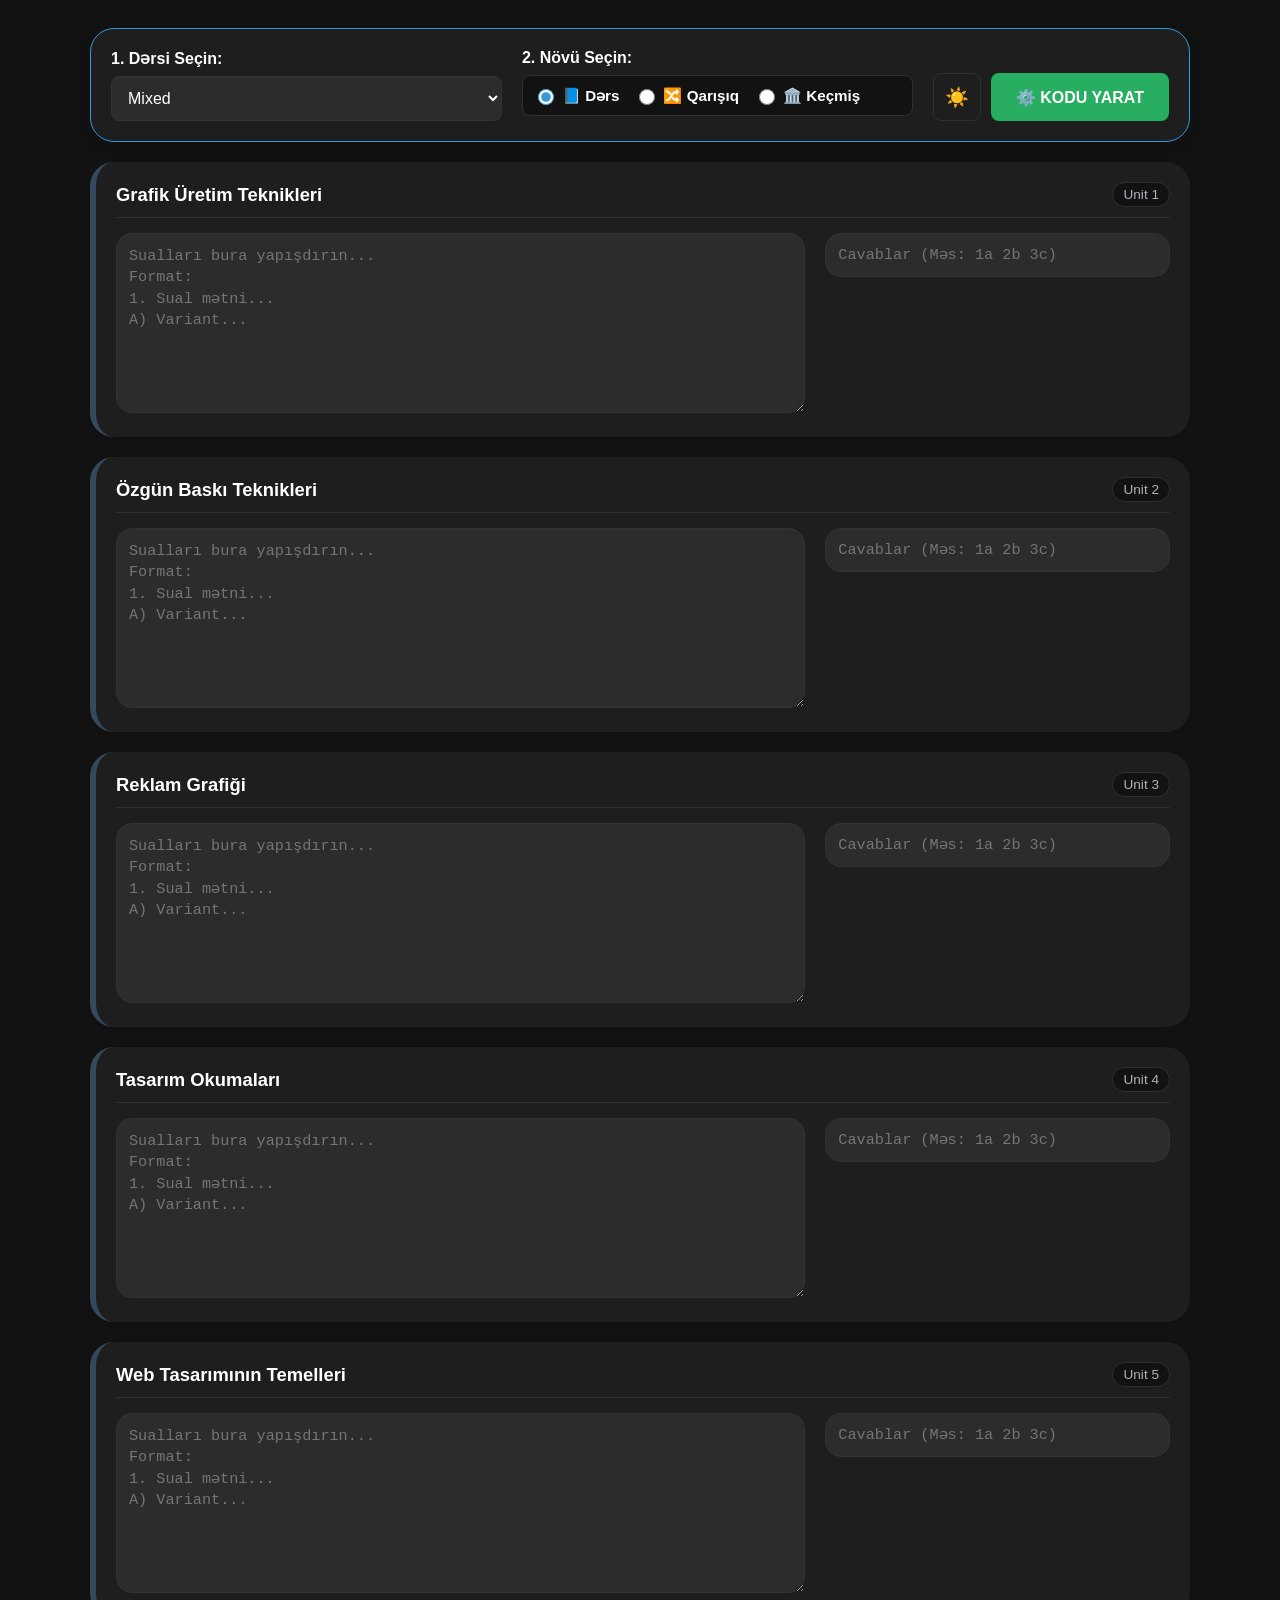
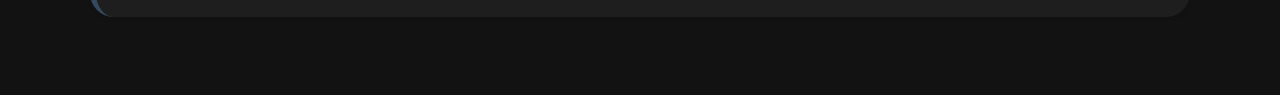
<file: generator.html>
<!DOCTYPE html>
<html lang="az">

<head>
    <meta charset="UTF-8">
    <title>Toplu Sual Generatoru v10.0 (Smart Parse)</title>
    <style>
        body {
            font-family: 'Segoe UI', Tahoma, Geneva, Verdana, sans-serif;
            padding: 20px;
            background: var(--bg-color);
            color: var(--text-primary);
            transition: background 0.3s, color 0.3s;
        }

        :root {
            --bg-color: #121212;
            --card-bg: #1E1E1E;
            --header-bg: #1E1E1E;
            --text-primary: #FFFFFF;
            --text-secondary: #B0B3B8;
            --border-color: #2F2F2F;
            --input-bg: #2C2C2C;
            --input-border: #333;
            --accent-color: #3498db;
            --success-color: #27ae60;
            --unit-border: #34495e;
            --exam-border: #8e44ad;
            --mixed-border: #d35400;
        }

        [data-theme="light"] {
            --bg-color: #eaeff2;
            --card-bg: #FFFFFF;
            --header-bg: #FFFFFF;
            --text-primary: #2c3e50;
            --text-secondary: #7f8c8d;
            --border-color: #e0e0e0;
            --input-bg: #FFFFFF;
            --input-border: #bdc3c7;
            --accent-color: #3498db;
            --success-color: #27ae60;
            --unit-border: #bdc3c7;
            --exam-border: #9b59b6;
            --mixed-border: #e67e22;
        }

        .container {
            max-width: 1100px;
            margin: 0 auto;
        }

        .header-box {
            background: var(--header-bg);
            padding: 20px;
            border-radius: 24px;
            box-shadow: 0 4px 15px rgba(0, 0, 0, 0.1);
            margin-bottom: 20px;
            position: sticky;
            top: 0;
            z-index: 100;
            border: 0.5px solid var(--accent-color);
        }

        .controls-row {
            display: flex;
            gap: 20px;
            align-items: flex-end;
            justify-content: space-between;
        }

        .left-controls {
            display: flex;
            gap: 20px;
            flex: 1;
        }

        .control-group {
            flex: 1;
        }

        label {
            font-weight: bold;
            color: var(--text-primary);
            display: block;
            margin-bottom: 8px;
        }

        select {
            width: 100%;
            padding: 12px;
            border-radius: 8px;
            font-size: 16px;
            background: var(--input-bg);
            color: var(--text-primary);
            border: 1px solid var(--input-border);
        }

        .radio-group {
            display: flex;
            gap: 15px;
            background: var(--bg-color);
            padding: 10px;
            border-radius: 8px;
            border: 1px solid var(--border-color);
        }

        .radio-group label {
            cursor: pointer;
            display: flex;
            align-items: center;
            gap: 5px;
            margin: 0;
            font-size: 0.95rem;
        }

        input[type="radio"] {
            width: 16px;
            height: 16px;
            accent-color: var(--accent-color);
        }

        .generate-btn {
            background: var(--success-color);
            color: white;
            border: none;
            padding: 12px 25px;
            border-radius: 8px;
            font-size: 16px;
            font-weight: bold;
            cursor: pointer;
            height: 48px;
        }

        .add-block-btn {
            background: var(--mixed-border);
            color: white;
            border: none;
            padding: 10px 20px;
            border-radius: 8px;
            font-weight: bold;
            cursor: pointer;
            margin-bottom: 20px;
            display: none;
        }

        .theme-btn {
            background: transparent;
            border: 1px solid var(--border-color);
            color: var(--text-primary);
            padding: 10px;
            border-radius: 8px;
            cursor: pointer;
            font-size: 1.2rem;
            height: 48px;
            width: 48px;
            display: flex;
            align-items: center;
            justify-content: center;
        }

        .units-wrapper {
            display: flex;
            flex-direction: column;
            gap: 20px;
            padding-bottom: 50px;
        }

        .unit-card {
            background: var(--card-bg);
            padding: 20px;
            border-radius: 24px;
            box-shadow: 0 2px 5px rgba(0, 0, 0, 0.05);
            border-left: 6px solid var(--unit-border);
            transition: 0.3s;
        }

        .unit-card.exam-card {
            border-left-color: var(--exam-border);
        }

        .unit-card.mixed-card {
            border-left-color: var(--mixed-border);
        }

        .unit-header {
            display: flex;
            justify-content: space-between;
            align-items: center;
            margin-bottom: 15px;
            border-bottom: 1px solid var(--border-color);
            padding-bottom: 10px;
        }

        .unit-title {
            font-size: 1.15rem;
            font-weight: bold;
            color: var(--text-primary);
            display: flex;
            align-items: center;
            gap: 10px;
            width: 100%;
        }

        .unit-badge {
            background: var(--bg-color);
            padding: 4px 10px;
            border-radius: 20px;
            font-size: 0.85rem;
            color: var(--text-secondary);
            border: 1px solid var(--border-color);
            white-space: nowrap;
        }

        .custom-title-input {
            width: 60%;
            padding: 8px;
            font-size: 1rem;
            font-weight: bold;
            border: 1px solid var(--accent-color);
            background: var(--bg-color);
            color: var(--text-primary);
            border-radius: 6px;
        }

        .row {
            display: flex;
            gap: 20px;
        }

        .col-8 {
            flex: 8;
        }

        .col-4 {
            flex: 4;
        }

        textarea,
        input[type="text"]:not(.custom-title-input) {
            width: 100%;
            border: 1px solid var(--input-border);
            border-radius: 16px;
            padding: 12px;
            font-family: 'Consolas', 'Courier New', monospace;
            font-size: 0.95rem;
            box-sizing: border-box;
            background: var(--input-bg);
            color: var(--text-primary);
        }

        textarea {
            height: 180px;
            resize: vertical;
            line-height: 1.4;
        }

        .helper-text {
            font-size: 0.8rem;
            color: var(--text-secondary);
            margin-top: 5px;
            display: block;
        }

        .modal {
            display: none;
            position: fixed;
            top: 0;
            left: 0;
            width: 100%;
            height: 100%;
            background: rgba(0, 0, 0, 0.6);
            z-index: 200;
            justify-content: center;
            align-items: center;
            backdrop-filter: blur(2px);
        }

        .modal-content {
            background: var(--card-bg);
            width: 85%;
            height: 85%;
            padding: 25px;
            border-radius: 12px;
            display: flex;
            flex-direction: column;
            box-shadow: 0 10px 30px rgba(0, 0, 0, 0.3);
        }

        .modal-header {
            display: flex;
            justify-content: space-between;
            align-items: center;
            margin-bottom: 15px;
        }

        #finalCode {
            flex: 1;
            background: #2c3e50;
            color: #ecf0f1;
            font-family: monospace;
            padding: 20px;
            border-radius: 8px;
            border: none;
            resize: none;
            font-size: 0.9rem;
        }

        .copy-btn {
            background: var(--accent-color);
            color: white;
            border: none;
            padding: 10px 25px;
            border-radius: 6px;
            cursor: pointer;
            font-size: 1rem;
            font-weight: bold;
        }

        .close-btn {
            background: transparent;
            color: #e74c3c;
            border: 2px solid #e74c3c;
            padding: 8px 20px;
            border-radius: 6px;
            cursor: pointer;
            font-weight: bold;
            margin-left: 10px;
        }

        @media (max-width: 768px) {
            .controls-row {
                flex-direction: column;
                gap: 15px;
            }

            .left-controls {
                flex-direction: column;
                gap: 15px;
            }

            .row {
                flex-direction: column;
            }

            .theme-btn {
                position: absolute;
                top: 20px;
                right: 20px;
            }

            .custom-title-input {
                width: 100%;
            }
        }
    </style>
</head>

<body data-theme="dark">

    <div class="container">
        <div class="header-box">
            <div class="controls-row">
                <div class="left-controls">
                    <div class="control-group">
                        <label>1. Dərsi Seçin:</label>
                        <select id="courseSelect" onchange="renderContent()"></select>
                    </div>
                    <div class="control-group">
                        <label>2. Növü Seçin:</label>
                        <div class="radio-group">
                            <label><input type="radio" name="mode" value="units" checked onchange="renderContent()"> 📘
                                Dərs</label>
                            <label><input type="radio" name="mode" value="mixed" onchange="renderContent()"> 🔀
                                Qarışıq</label>
                            <label><input type="radio" name="mode" value="exams" onchange="renderContent()"> 🏛️
                                Keçmiş</label>
                        </div>
                    </div>
                </div>
                <div style="display: flex; gap: 10px; align-items: flex-end;">
                    <button class="theme-btn" onclick="toggleTheme()" title="Rejimi Dəyiş"><span
                            id="theme-icon">☀️</span></button>
                    <button class="generate-btn" onclick="generateAll()">⚙️ KODU YARAT</button>
                </div>
            </div>
        </div>

        <button id="addMixedBtn" class="add-block-btn" onclick="addMixedBlock()">➕ Yeni Blok Əlavə Et</button>
        <div id="contentContainer" class="units-wrapper"></div>
    </div>

    <div id="outputModal" class="modal">
        <div class="modal-content">
            <div class="modal-header">
                <h3 style="margin:0; color:var(--text-primary);">🎉 Hazır Kod</h3>
                <div>
                    <span id="copyMsg"
                        style="color:var(--success-color); font-weight:bold; margin-right:15px; display:none;">✔
                        Kopyalandı!</span>
                    <button class="copy-btn" onclick="copyResult()">📋 Kopyala</button>
                    <button class="close-btn"
                        onclick="document.getElementById('outputModal').style.display='none'">Bağla</button>
                </div>
            </div>
            <textarea id="finalCode" readonly></textarea>
        </div>
    </div>

    <script src="config.js"></script>
    <script>
        function toggleTheme() {
            const body = document.body;
            const icon = document.getElementById('theme-icon');
            const next = body.getAttribute('data-theme') === 'dark' ? 'light' : 'dark';
            body.setAttribute('data-theme', next);
            icon.textContent = next === 'dark' ? '☀️' : '🌙';
            localStorage.setItem('theme', next);
        }

        function initTheme() {
            const saved = localStorage.getItem('theme') || 'dark';
            document.body.setAttribute('data-theme', saved);
            const icon = document.getElementById('theme-icon');
            if (icon) icon.textContent = saved === 'dark' ? '☀️' : '🌙';
        }

        window.onload = function () {
            initTheme();
            const sel = document.getElementById('courseSelect');
            Object.keys(CONFIG).forEach(c => {
                let opt = document.createElement('option');
                opt.value = c;
                opt.textContent = c;
                sel.appendChild(opt);
            });
            renderContent();
        };

        function renderContent() {
            const course = document.getElementById('courseSelect').value;
            const mode = document.querySelector('input[name="mode"]:checked').value;
            const container = document.getElementById('contentContainer');
            const addBtn = document.getElementById('addMixedBtn');

            container.innerHTML = "";

            if (mode === 'mixed') {
                addBtn.style.display = 'block';
                addMixedBlock();
                return;
            } else {
                addBtn.style.display = 'none';
            }

            const dataList = CONFIG[course][mode];
            if (!dataList || dataList.length === 0) {
                container.innerHTML = "<div style='text-align:center; color:var(--text-secondary); padding:20px;'>Bu seçim üçün məlumat tapılmadı.</div>";
                return;
            }

            dataList.forEach((itemTitle, idx) => {
                let badgeText = mode === 'units' ? `Unit ${idx + 1}` : `İmtahan`;
                let cardClass = mode === 'units' ? "unit-card" : "unit-card exam-card";
                let badgeClass = mode === 'units' ? "unit-badge" : "unit-badge exam-badge";

                const html = `
            <div class="${cardClass}" data-type="${mode}" data-val="${mode === 'units' ? idx + 1 : itemTitle}">
                <div class="unit-header">
                    <div class="unit-title">${itemTitle}</div>
                    <div class="${badgeClass}">${badgeText}</div>
                </div>
                <div class="row">
                    <div class="col-8"> 
                        <textarea placeholder="Sualları bura yapışdırın...\nFormat:\n1. Sual mətni...\nA) Variant..."></textarea>
                    </div>
                    <div class="col-4">
                        <input type="text" class="answer-key-input" placeholder="Cavablar (Məs: 1a 2b 3c)">
                    </div>
                </div>
            </div>`;
                container.insertAdjacentHTML('beforeend', html);
            });
        }

        function addMixedBlock() {
            const container = document.getElementById('contentContainer');
            const html = `
        <div class="unit-card mixed-card" data-type="mixed">
            <div class="unit-header">
                <div class="unit-title">
                    <input type="text" class="custom-title-input" placeholder="Testin Adı (Məs: 1-20)">
                </div>
                <div class="unit-badge" style="background:#fbe6d4; color:#d35400;">Qarışıq</div>
            </div>
            <div class="row">
                <div class="col-8">
                    <textarea placeholder="Sualları bura yapışdırın...\nFormat:\n1. Sual mətni...\nA) Variant..."></textarea>
                </div>
                <div class="col-4">
                    <input type="text" class="answer-key-input" placeholder="Cavablar (Məs: 1a 2b 3c)">
                </div>
            </div>
        </div>`;
            container.insertAdjacentHTML('beforeend', html);
        }

        function generateAll() {
            const course = document.getElementById('courseSelect').value;
            const blocks = document.querySelectorAll('.unit-card');
            let fullCode = "";
            let totalCount = 0;
            let errorMsg = "";

            blocks.forEach((block, idx) => {
                const type = block.getAttribute('data-type');
                let val = block.getAttribute('data-val');

                if (type === 'mixed') {
                    const titleInput = block.querySelector('.custom-title-input');
                    val = titleInput ? titleInput.value.trim() : "";
                    if (!val) val = `Qarışıq Test ${idx + 1}`;
                }

                const textArea = block.querySelector('textarea');
                const keyInput = block.querySelector('.answer-key-input');

                const text = textArea.value.trim();
                const keys = keyInput.value.trim();

                if (text && keys) {
                    const parsedCode = parseText(course, type, val, text, keys);
                    if (parsedCode) {
                        let header = type === 'units' ? `Unit ${val}` : (type === 'mixed' ? `Qarışıq: ${val}` : `İmtahan: ${val}`);
                        fullCode += `\n    // --- ${course} | ${header} ---\n` + parsedCode;
                        totalCount++;
                    } else {
                        errorMsg = `Xəta: ${idx + 1}-ci blokda suallar düzgün formatda deyil.`;
                    }
                }
            });

            if (errorMsg && totalCount === 0) {
                alert(errorMsg);
                return;
            }

            if (totalCount === 0) {
                alert("Heç bir xana doldurulmayıb!");
                return;
            }

            document.getElementById('finalCode').value = fullCode;
            document.getElementById('outputModal').style.display = 'flex';
            document.getElementById('copyMsg').style.display = 'none';
        }

        function parseText(c, type, val, txt, keys) {
            const ansMap = {};
            // Təmizləmə: Nöqtələri, tireləri sil, yalnız rəqəm+hərf saxla
            keys.toLowerCase().replace(/[\.,\-\)]/g, ' ').split(/\s+/).forEach(k => {
                const m = k.match(/(\d+)([a-e])/);
                if (m) ansMap[m[1]] = m[2].charCodeAt(0) - 97;
            });

            // Yeni Sətirlərə görə böl
            const lines = txt.split('\n');
            let res = "";
            let curr = null;

            lines.forEach(line => {
                line = line.trim();
                if (!line) return;

                // SMART PARSE REGEX
                // 1. | 1) | 1- | 1. Sual
                const qMatch = line.match(/^(\d+)[\.\)\-\s]\s*(.+)/);

                // A) | A. | A- | a)
                const optMatch = line.match(/^([a-eA-E])[\.\)\-\s]\s*(.+)/);

                if (qMatch) {
                    if (curr) res += fmt(curr, c, type, val, ansMap);
                    curr = { n: qMatch[1], q: qMatch[2], o: [] };
                } else if (optMatch && curr) {
                    curr.o.push(optMatch[2]);
                } else if (curr) {
                    // Əgər variant deyilsə və sual başlayıbsa, deməli bu sualın davamıdır (multiline sual)
                    // Yaxud variantın davamıdır
                    if (curr.o.length === 0) {
                        curr.q += " " + line;
                    } else {
                        // Sonuncu variantın davamı
                        curr.o[curr.o.length - 1] += " " + line;
                    }
                }
            });

            if (curr) res += fmt(curr, c, type, val, ansMap);
            return res;
        }

        function fmt(obj, c, type, val, map) {
            let a = map[obj.n] !== undefined ? map[obj.n] : -1; // -1 if no key found
            let qSafe = obj.q.replace(/"/g, '\\"').trim();
            let oSafe = obj.o.map(x => `"${x.replace(/"/g, '\\"').trim()}"`).join(',');

            // JSON formatının düzgün olması üçün
            let entry = `{ c: "${c}", `;

            if (type === 'units') entry += `u: ${val}, `;
            else if (type === 'mixed') entry += `m: "${val}", `;
            else entry += `e: "${val}", `;

            entry += `q: "${qSafe}", o: [${oSafe}], a: ${a} },\n`;
            return "    " + entry;
        }

        function copyResult() {
            document.getElementById("finalCode").select();
            document.execCommand("copy");
            document.getElementById("copyMsg").style.display = "inline";
        }
    </script>

</body>

</html>
</file>
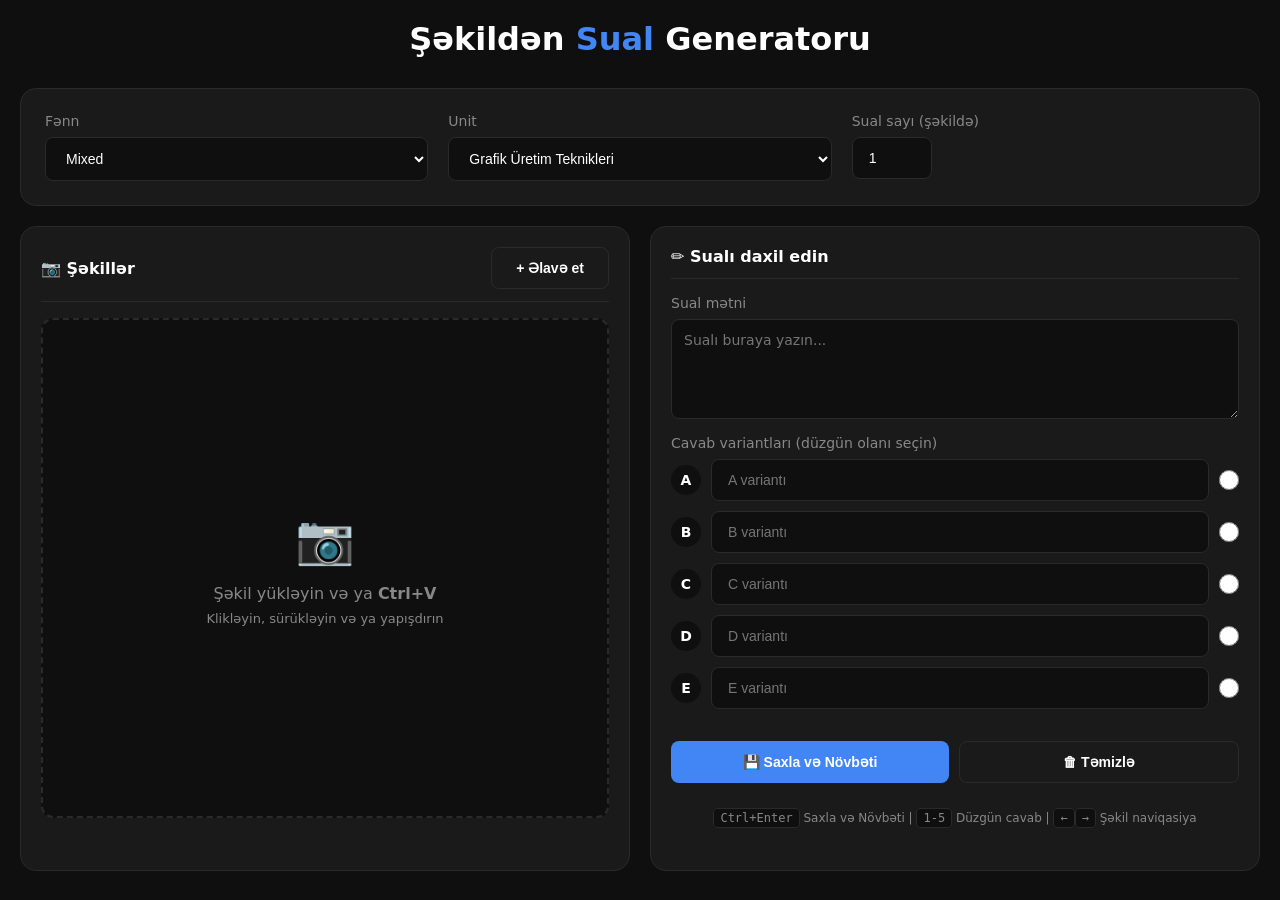
<file: image-to-quiz.html>
<!DOCTYPE html>
<html lang="az">

<head>
    <meta charset="UTF-8">
    <meta name="viewport" content="width=device-width, initial-scale=1.0">
    <title>Şəkildən Sual Generatoru - Manual</title>
    <style>
        * {
            margin: 0;
            padding: 0;
            box-sizing: border-box;
        }

        :root {
            --bg-color: #0f0f0f;
            --card-bg: #1a1a1a;
            --border-color: #2a2a2a;
            --text-primary: #ffffff;
            --text-secondary: #888;
            --accent: #4285f4;
            --accent-hover: #5a95f5;
            --success: #34a853;
            --warning: #fbbc04;
            --error: #ea4335;
        }

        body {
            font-family: 'Segoe UI', system-ui, sans-serif;
            background: var(--bg-color);
            color: var(--text-primary);
            min-height: 100vh;
            padding: 20px;
        }

        .container {
            max-width: 1400px;
            margin: 0 auto;
        }

        h1 {
            text-align: center;
            margin-bottom: 30px;
            font-weight: 600;
        }

        h1 span {
            color: var(--accent);
        }

        .settings-card {
            background: var(--card-bg);
            border: 1px solid var(--border-color);
            border-radius: 16px;
            padding: 24px;
            margin-bottom: 20px;
        }

        .settings-grid {
            display: grid;
            grid-template-columns: repeat(auto-fit, minmax(200px, 1fr));
            gap: 20px;
        }

        .form-group {
            display: flex;
            flex-direction: column;
            gap: 8px;
        }

        .form-group label {
            font-size: 14px;
            color: var(--text-secondary);
            font-weight: 500;
        }

        select, input[type="text"] {
            background: var(--bg-color);
            border: 1px solid var(--border-color);
            border-radius: 8px;
            padding: 12px 16px;
            color: var(--text-primary);
            font-size: 14px;
            outline: none;
            transition: border-color 0.2s;
        }

        select:focus, input:focus {
            border-color: var(--accent);
        }

        .main-layout {
            display: grid;
            grid-template-columns: 1fr 1fr;
            gap: 20px;
        }

        .panel {
            background: var(--card-bg);
            border: 1px solid var(--border-color);
            border-radius: 16px;
            padding: 20px;
            display: flex;
            flex-direction: column;
        }

        .panel-header {
            display: flex;
            justify-content: space-between;
            align-items: center;
            margin-bottom: 16px;
            padding-bottom: 12px;
            border-bottom: 1px solid var(--border-color);
        }

        .panel-title {
            font-size: 16px;
            font-weight: 600;
        }

        .image-viewer {
            flex: 1;
            display: flex;
            align-items: center;
            justify-content: center;
            background: var(--bg-color);
            border-radius: 12px;
            min-height: 500px;
            overflow: hidden;
            position: relative;
        }

        .image-viewer img {
            max-width: 100%;
            max-height: 100%;
            object-fit: contain;
        }

        .image-viewer.empty {
            border: 2px dashed var(--border-color);
            cursor: pointer;
        }

        .image-viewer.empty:hover {
            border-color: var(--accent);
        }

        .upload-prompt {
            text-align: center;
            color: var(--text-secondary);
        }

        .upload-prompt .icon {
            font-size: 48px;
            margin-bottom: 16px;
        }

        .image-nav {
            display: flex;
            justify-content: center;
            align-items: center;
            gap: 16px;
            margin-top: 16px;
        }

        .nav-btn {
            background: var(--bg-color);
            border: 1px solid var(--border-color);
            color: var(--text-primary);
            padding: 10px 20px;
            border-radius: 8px;
            cursor: pointer;
            font-size: 14px;
            transition: all 0.2s;
        }

        .nav-btn:hover:not(:disabled) {
            background: var(--border-color);
        }

        .nav-btn:disabled {
            opacity: 0.3;
            cursor: not-allowed;
        }

        .image-counter {
            font-size: 14px;
            color: var(--text-secondary);
        }

        .image-counter span {
            color: var(--accent);
            font-weight: 600;
        }

        .thumbnails {
            display: flex;
            gap: 8px;
            margin-top: 16px;
            overflow-x: auto;
            padding: 8px 0;
        }

        .thumbnail {
            width: 60px;
            height: 45px;
            border-radius: 6px;
            overflow: hidden;
            cursor: pointer;
            border: 2px solid transparent;
            flex-shrink: 0;
            opacity: 0.6;
            transition: all 0.2s;
        }

        .thumbnail:hover {
            opacity: 1;
        }

        .thumbnail.active {
            border-color: var(--accent);
            opacity: 1;
        }

        .thumbnail.done {
            border-color: var(--success);
        }

        .thumbnail img {
            width: 100%;
            height: 100%;
            object-fit: cover;
        }

        .question-form {
            display: flex;
            flex-direction: column;
            gap: 16px;
        }

        .question-form textarea {
            background: var(--bg-color);
            border: 1px solid var(--border-color);
            border-radius: 8px;
            padding: 12px;
            color: var(--text-primary);
            font-size: 14px;
            resize: vertical;
            min-height: 100px;
            font-family: inherit;
            outline: none;
        }

        .question-form textarea:focus {
            border-color: var(--accent);
        }

        .options-grid {
            display: flex;
            flex-direction: column;
            gap: 10px;
        }

        .option-row {
            display: flex;
            align-items: center;
            gap: 10px;
        }

        .option-label {
            width: 30px;
            height: 30px;
            background: var(--bg-color);
            border-radius: 50%;
            display: flex;
            align-items: center;
            justify-content: center;
            font-weight: 600;
            font-size: 14px;
            flex-shrink: 0;
        }

        .option-row input[type="text"] {
            flex: 1;
        }

        .option-row input[type="radio"] {
            width: 20px;
            height: 20px;
            accent-color: var(--success);
        }

        .btn {
            padding: 12px 24px;
            border-radius: 8px;
            font-size: 14px;
            font-weight: 600;
            cursor: pointer;
            border: none;
            transition: all 0.2s;
            display: flex;
            align-items: center;
            justify-content: center;
            gap: 8px;
        }

        .btn-primary {
            background: var(--accent);
            color: white;
        }

        .btn-primary:hover {
            background: var(--accent-hover);
        }

        .btn-success {
            background: var(--success);
            color: white;
        }

        .btn-secondary {
            background: transparent;
            color: var(--text-primary);
            border: 1px solid var(--border-color);
        }

        .btn-secondary:hover {
            background: var(--border-color);
        }

        .actions-row {
            display: flex;
            gap: 10px;
            margin-top: 16px;
        }

        .actions-row .btn {
            flex: 1;
        }

        .results-section {
            margin-top: 20px;
            background: var(--card-bg);
            border: 1px solid var(--border-color);
            border-radius: 16px;
            padding: 20px;
            display: none;
        }

        .results-section.visible {
            display: block;
        }

        .results-header {
            display: flex;
            justify-content: space-between;
            align-items: center;
            margin-bottom: 16px;
        }

        .results-header h3 {
            font-size: 18px;
        }

        .stats {
            display: flex;
            gap: 20px;
            font-size: 14px;
            color: var(--text-secondary);
        }

        .stats span {
            color: var(--success);
            font-weight: 600;
        }

        #resultCode {
            width: 100%;
            height: 300px;
            background: #0d1117;
            border: 1px solid var(--border-color);
            border-radius: 8px;
            padding: 16px;
            color: #c9d1d9;
            font-family: 'Consolas', 'Monaco', monospace;
            font-size: 13px;
            resize: vertical;
            outline: none;
        }

        .hidden-input {
            display: none;
        }

        .shortcut-hint {
            font-size: 12px;
            color: var(--text-secondary);
            text-align: center;
            margin-top: 12px;
        }

        .shortcut-hint kbd {
            background: var(--bg-color);
            padding: 2px 6px;
            border-radius: 4px;
            border: 1px solid var(--border-color);
        }

        @media (max-width: 1024px) {
            .main-layout {
                grid-template-columns: 1fr;
            }
        }
    </style>
</head>

<body>
    <div class="container">
        <h1>Şəkildən <span>Sual</span> Generatoru</h1>

        <div class="settings-card">
            <div class="settings-grid">
                <div class="form-group">
                    <label>Fənn</label>
                    <select id="courseSelect"></select>
                </div>
                <div class="form-group">
                    <label>Unit</label>
                    <select id="unitSelect"></select>
                </div>
                <div class="form-group">
                    <label>Sual sayı (şəkildə)</label>
                    <input type="text" id="questionCount" value="1" style="width: 80px;">
                </div>
            </div>
        </div>

        <div class="main-layout">
            <!-- Sol panel - Şəkil -->
            <div class="panel">
                <div class="panel-header">
                    <div class="panel-title">📷 Şəkillər</div>
                    <button class="btn btn-secondary" onclick="document.getElementById('fileInput').click()">+ Əlavə et</button>
                </div>
                
                <div class="image-viewer empty" id="imageViewer" onclick="document.getElementById('fileInput').click()">
                    <div class="upload-prompt">
                        <div class="icon">📷</div>
                        <div>Şəkil yükləyin və ya <strong>Ctrl+V</strong></div>
                        <div style="margin-top: 8px; font-size: 13px;">Klikləyin, sürükləyin və ya yapışdırın</div>
                    </div>
                </div>

                <div class="image-nav" id="imageNav" style="display: none;">
                    <button class="nav-btn" onclick="prevImage()">← Əvvəlki</button>
                    <div class="image-counter">
                        <span id="currentIndex">1</span> / <span id="totalImages">1</span>
                    </div>
                    <button class="nav-btn" onclick="nextImage()">Sonrakı →</button>
                </div>

                <div class="thumbnails" id="thumbnails"></div>
            </div>

            <!-- Sağ panel - Form -->
            <div class="panel">
                <div class="panel-header">
                    <div class="panel-title">✏️ Sualı daxil edin</div>
                    <div class="image-counter" id="questionProgress" style="display: none;">
                        Sual <span id="currentQ">1</span> / <span id="totalQ">1</span>
                    </div>
                </div>

                <div class="question-form">
                    <div class="form-group">
                        <label>Sual mətni</label>
                        <textarea id="questionText" placeholder="Sualı buraya yazın..."></textarea>
                    </div>

                    <div class="form-group">
                        <label>Cavab variantları (düzgün olanı seçin)</label>
                        <div class="options-grid">
                            <div class="option-row">
                                <span class="option-label">A</span>
                                <input type="text" id="optionA" placeholder="A variantı">
                                <input type="radio" name="correct" value="0">
                            </div>
                            <div class="option-row">
                                <span class="option-label">B</span>
                                <input type="text" id="optionB" placeholder="B variantı">
                                <input type="radio" name="correct" value="1">
                            </div>
                            <div class="option-row">
                                <span class="option-label">C</span>
                                <input type="text" id="optionC" placeholder="C variantı">
                                <input type="radio" name="correct" value="2">
                            </div>
                            <div class="option-row">
                                <span class="option-label">D</span>
                                <input type="text" id="optionD" placeholder="D variantı">
                                <input type="radio" name="correct" value="3">
                            </div>
                            <div class="option-row">
                                <span class="option-label">E</span>
                                <input type="text" id="optionE" placeholder="E variantı">
                                <input type="radio" name="correct" value="4">
                            </div>
                        </div>
                    </div>

                    <div class="actions-row">
                        <button class="btn btn-primary" onclick="saveQuestion()">💾 Saxla və Növbəti</button>
                        <button class="btn btn-secondary" onclick="clearForm()">🗑 Təmizlə</button>
                    </div>

                    <div class="shortcut-hint">
                        <kbd>Ctrl+Enter</kbd> Saxla və Növbəti | <kbd>1-5</kbd> Düzgün cavab | <kbd>←</kbd><kbd>→</kbd> Şəkil naviqasiya
                    </div>
                </div>
            </div>
        </div>

        <input type="file" id="fileInput" class="hidden-input" multiple accept="image/*">

        <div class="results-section" id="resultsSection">
            <div class="results-header">
                <h3>📋 Nəticələr</h3>
                <div class="stats">
                    Saxlanılan suallar: <span id="savedCount">0</span>
                </div>
            </div>
            <textarea id="resultCode" readonly></textarea>
            <div class="actions-row" style="margin-top: 16px;">
                <button class="btn btn-success" onclick="copyResult()">📋 Kopyala</button>
                <button class="btn btn-secondary" onclick="downloadResult()">💾 Yüklə</button>
                <button class="btn btn-secondary" onclick="clearAll()">🗑 Hamısını Sil</button>
            </div>
        </div>
    </div>

    <script src="config.js"></script>
    <script>
        let images = [];
        let currentImageIndex = 0;
        let savedQuestions = [];
        let currentQuestionInImage = 1;
        let questionsPerImage = 1;

        // Initialize
        document.addEventListener('DOMContentLoaded', () => {
            populateCourses();
            setupEventListeners();
        });

        function populateCourses() {
            const select = document.getElementById('courseSelect');
            Object.keys(CONFIG).forEach(course => {
                const opt = document.createElement('option');
                opt.value = course;
                opt.textContent = course;
                select.appendChild(opt);
            });
            populateUnits();
            select.addEventListener('change', populateUnits);
        }

        function populateUnits() {
            const course = document.getElementById('courseSelect').value;
            const select = document.getElementById('unitSelect');
            select.innerHTML = '';
            
            if (CONFIG[course] && CONFIG[course].units) {
                CONFIG[course].units.forEach((unit, idx) => {
                    const opt = document.createElement('option');
                    opt.value = idx + 1;
                    opt.textContent = unit;
                    select.appendChild(opt);
                });
            }
        }

        function setupEventListeners() {
            // File input
            document.getElementById('fileInput').addEventListener('change', (e) => {
                handleFiles(e.target.files);
            });

            // Drag & Drop
            const viewer = document.getElementById('imageViewer');
            viewer.addEventListener('dragover', (e) => {
                e.preventDefault();
                viewer.style.borderColor = 'var(--accent)';
            });
            viewer.addEventListener('dragleave', () => {
                viewer.style.borderColor = '';
            });
            viewer.addEventListener('drop', (e) => {
                e.preventDefault();
                viewer.style.borderColor = '';
                handleFiles(e.dataTransfer.files);
            });

            // Paste
            document.addEventListener('paste', (e) => {
                const items = e.clipboardData?.items;
                if (!items) return;
                
                const imageFiles = [];
                for (let item of items) {
                    if (item.type.startsWith('image/')) {
                        imageFiles.push(item.getAsFile());
                    }
                }
                if (imageFiles.length > 0) {
                    e.preventDefault();
                    handleFiles(imageFiles);
                }
            });

            // Keyboard shortcuts
            document.addEventListener('keydown', (e) => {
                // Ctrl+Enter = Save
                if (e.ctrlKey && e.key === 'Enter') {
                    e.preventDefault();
                    saveQuestion();
                }
                // 1-5 = Select correct answer
                if (!e.ctrlKey && !e.altKey && ['1','2','3','4','5'].includes(e.key)) {
                    const active = document.activeElement;
                    if (active.tagName !== 'INPUT' && active.tagName !== 'TEXTAREA') {
                        e.preventDefault();
                        const radios = document.querySelectorAll('input[name="correct"]');
                        radios[parseInt(e.key) - 1].checked = true;
                    }
                }
                // Arrow keys = Navigate images
                if (e.key === 'ArrowLeft' && !e.target.matches('input, textarea')) {
                    prevImage();
                }
                if (e.key === 'ArrowRight' && !e.target.matches('input, textarea')) {
                    nextImage();
                }
            });

            // Question count change
            document.getElementById('questionCount').addEventListener('change', (e) => {
                questionsPerImage = parseInt(e.target.value) || 1;
                updateQuestionProgress();
            });
        }

        function handleFiles(files) {
            const fileArray = Array.isArray(files) ? files : Array.from(files);
            
            for (let file of fileArray) {
                if (file.type.startsWith('image/')) {
                    const url = URL.createObjectURL(file);
                    images.push({
                        file: file,
                        url: url,
                        done: false
                    });
                }
            }

            if (images.length > 0) {
                showImage(images.length - fileArray.length);
                updateUI();
            }
        }

        function showImage(index) {
            if (index < 0 || index >= images.length) return;
            
            currentImageIndex = index;
            const viewer = document.getElementById('imageViewer');
            viewer.classList.remove('empty');
            viewer.innerHTML = `<img src="${images[index].url}" alt="Question image">`;
            viewer.onclick = null;

            updateUI();
        }

        function updateUI() {
            // Nav
            const nav = document.getElementById('imageNav');
            nav.style.display = images.length > 0 ? 'flex' : 'none';
            
            document.getElementById('currentIndex').textContent = currentImageIndex + 1;
            document.getElementById('totalImages').textContent = images.length;

            // Thumbnails
            const thumbs = document.getElementById('thumbnails');
            thumbs.innerHTML = images.map((img, idx) => `
                <div class="thumbnail ${idx === currentImageIndex ? 'active' : ''} ${img.done ? 'done' : ''}" 
                     onclick="showImage(${idx})">
                    <img src="${img.url}" alt="Thumb">
                </div>
            `).join('');

            // Question progress
            updateQuestionProgress();
        }

        function updateQuestionProgress() {
            questionsPerImage = parseInt(document.getElementById('questionCount').value) || 1;
            const progress = document.getElementById('questionProgress');
            
            if (questionsPerImage > 1) {
                progress.style.display = 'block';
                document.getElementById('currentQ').textContent = currentQuestionInImage;
                document.getElementById('totalQ').textContent = questionsPerImage;
            } else {
                progress.style.display = 'none';
            }
        }

        function prevImage() {
            if (currentImageIndex > 0) {
                showImage(currentImageIndex - 1);
                currentQuestionInImage = 1;
                updateQuestionProgress();
            }
        }

        function nextImage() {
            if (currentImageIndex < images.length - 1) {
                showImage(currentImageIndex + 1);
                currentQuestionInImage = 1;
                updateQuestionProgress();
            }
        }

        function saveQuestion() {
            const course = document.getElementById('courseSelect').value;
            const unit = document.getElementById('unitSelect').value;
            const question = document.getElementById('questionText').value.trim();
            
            const options = [
                document.getElementById('optionA').value.trim(),
                document.getElementById('optionB').value.trim(),
                document.getElementById('optionC').value.trim(),
                document.getElementById('optionD').value.trim(),
                document.getElementById('optionE').value.trim()
            ].filter(o => o);

            const correctRadio = document.querySelector('input[name="correct"]:checked');
            
            if (!question) {
                alert('Sual mətnini daxil edin!');
                return;
            }
            if (options.length < 2) {
                alert('Ən azı 2 variant daxil edin!');
                return;
            }
            if (!correctRadio) {
                alert('Düzgün cavabı seçin!');
                return;
            }

            const correct = parseInt(correctRadio.value);

            savedQuestions.push({
                c: course,
                u: parseInt(unit),
                q: question,
                o: options,
                a: correct
            });

            // Update results
            updateResults();
            
            // Clear form
            clearForm();

            // Next question or next image
            if (currentQuestionInImage < questionsPerImage) {
                currentQuestionInImage++;
                updateQuestionProgress();
            } else {
                // Mark current image as done
                if (images[currentImageIndex]) {
                    images[currentImageIndex].done = true;
                }
                currentQuestionInImage = 1;
                
                // Go to next image
                if (currentImageIndex < images.length - 1) {
                    nextImage();
                }
            }

            updateUI();
            
            // Focus question textarea
            document.getElementById('questionText').focus();
        }

        function clearForm() {
            document.getElementById('questionText').value = '';
            document.getElementById('optionA').value = '';
            document.getElementById('optionB').value = '';
            document.getElementById('optionC').value = '';
            document.getElementById('optionD').value = '';
            document.getElementById('optionE').value = '';
            document.querySelectorAll('input[name="correct"]').forEach(r => r.checked = false);
        }

        function updateResults() {
            const section = document.getElementById('resultsSection');
            section.classList.add('visible');
            
            document.getElementById('savedCount').textContent = savedQuestions.length;

            const code = savedQuestions.map(q => {
                const qSafe = q.q.replace(/"/g, '\\"');
                const oSafe = q.o.map(o => `"${o.replace(/"/g, '\\"')}"`).join(', ');
                return `    { c: "${q.c}", u: ${q.u}, q: "${qSafe}", o: [${oSafe}], a: ${q.a} },`;
            }).join('\n');

            document.getElementById('resultCode').value = code;
        }

        function copyResult() {
            const code = document.getElementById('resultCode');
            code.select();
            document.execCommand('copy');
            alert('Kopyalandı! data.js-ə yapışdırın.');
        }

        function downloadResult() {
            const code = document.getElementById('resultCode').value;
            const blob = new Blob([code], { type: 'text/plain' });
            const url = URL.createObjectURL(blob);
            const a = document.createElement('a');
            a.href = url;
            a.download = 'questions.txt';
            a.click();
        }

        function clearAll() {
            if (!confirm('Bütün sualları silmək istəyirsiniz?')) return;
            savedQuestions = [];
            updateResults();
            document.getElementById('resultsSection').classList.remove('visible');
        }
    </script>
</body>

</html>
</file>
